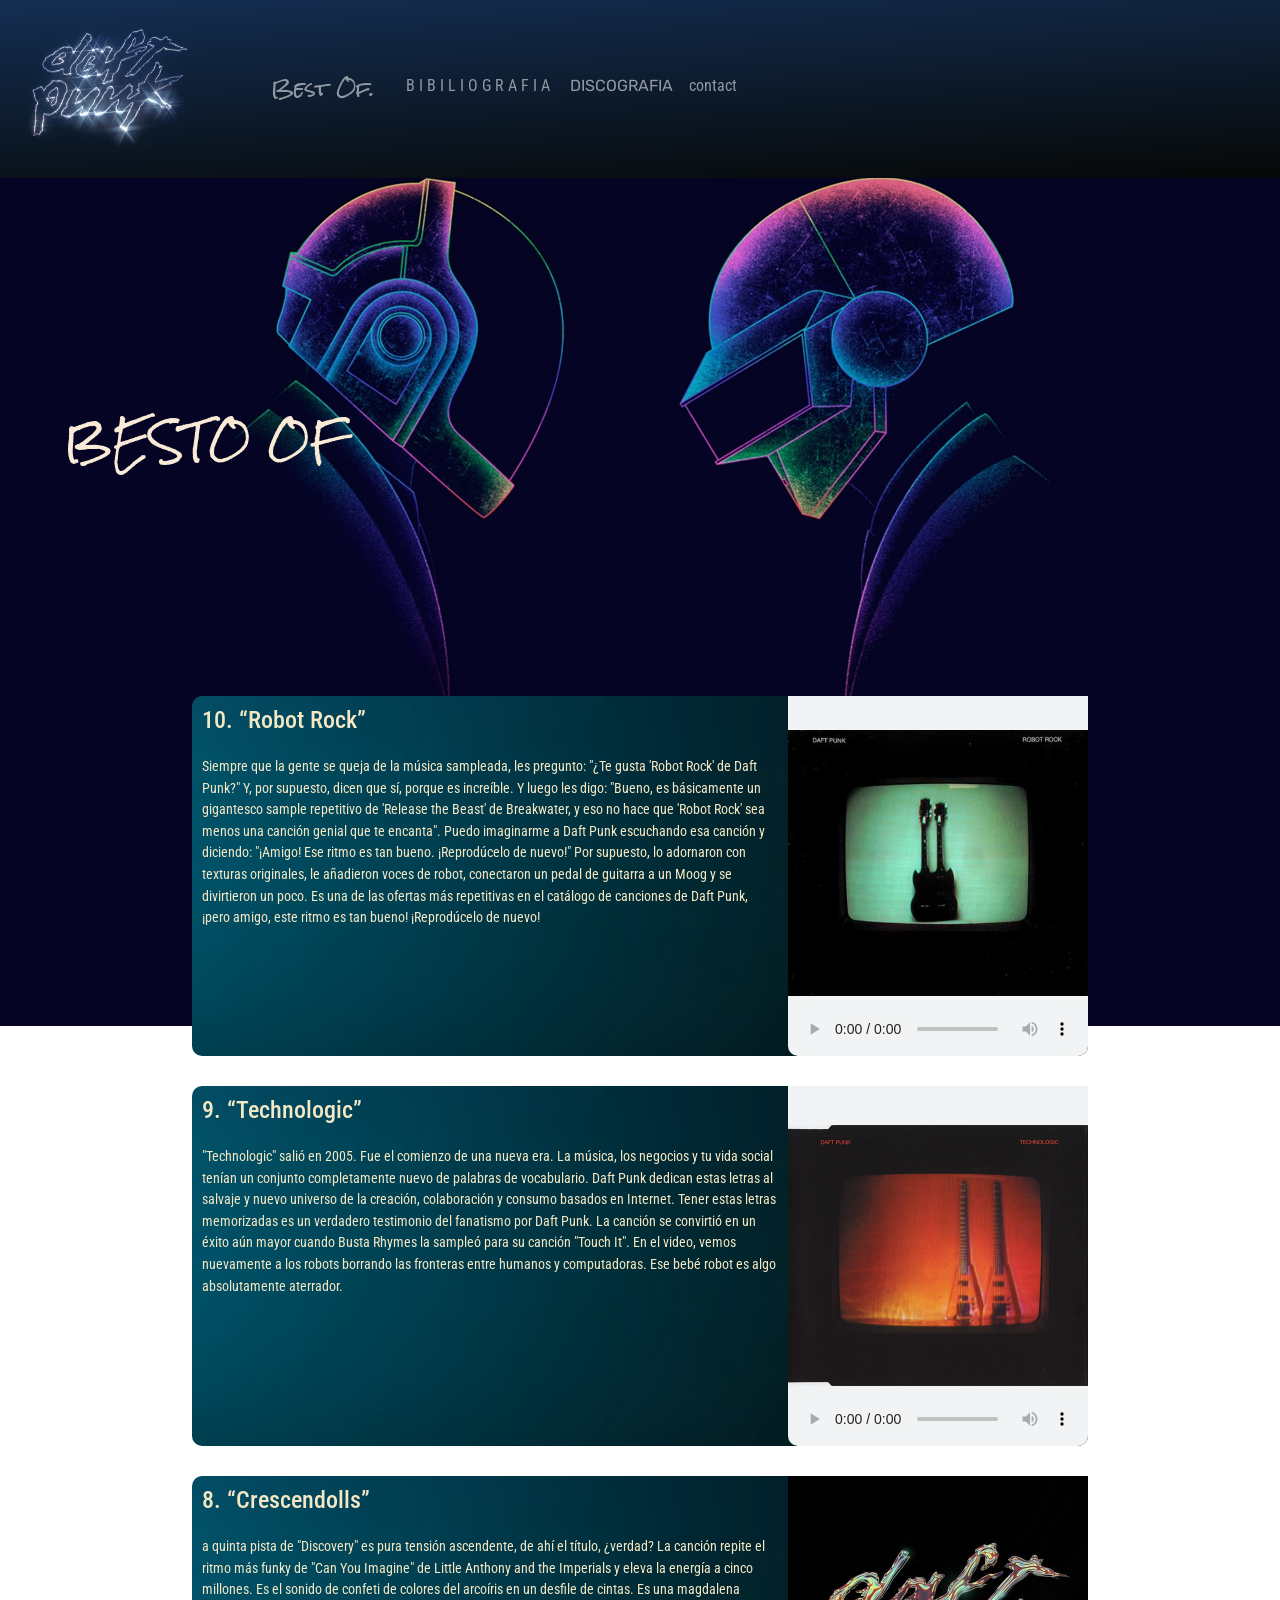
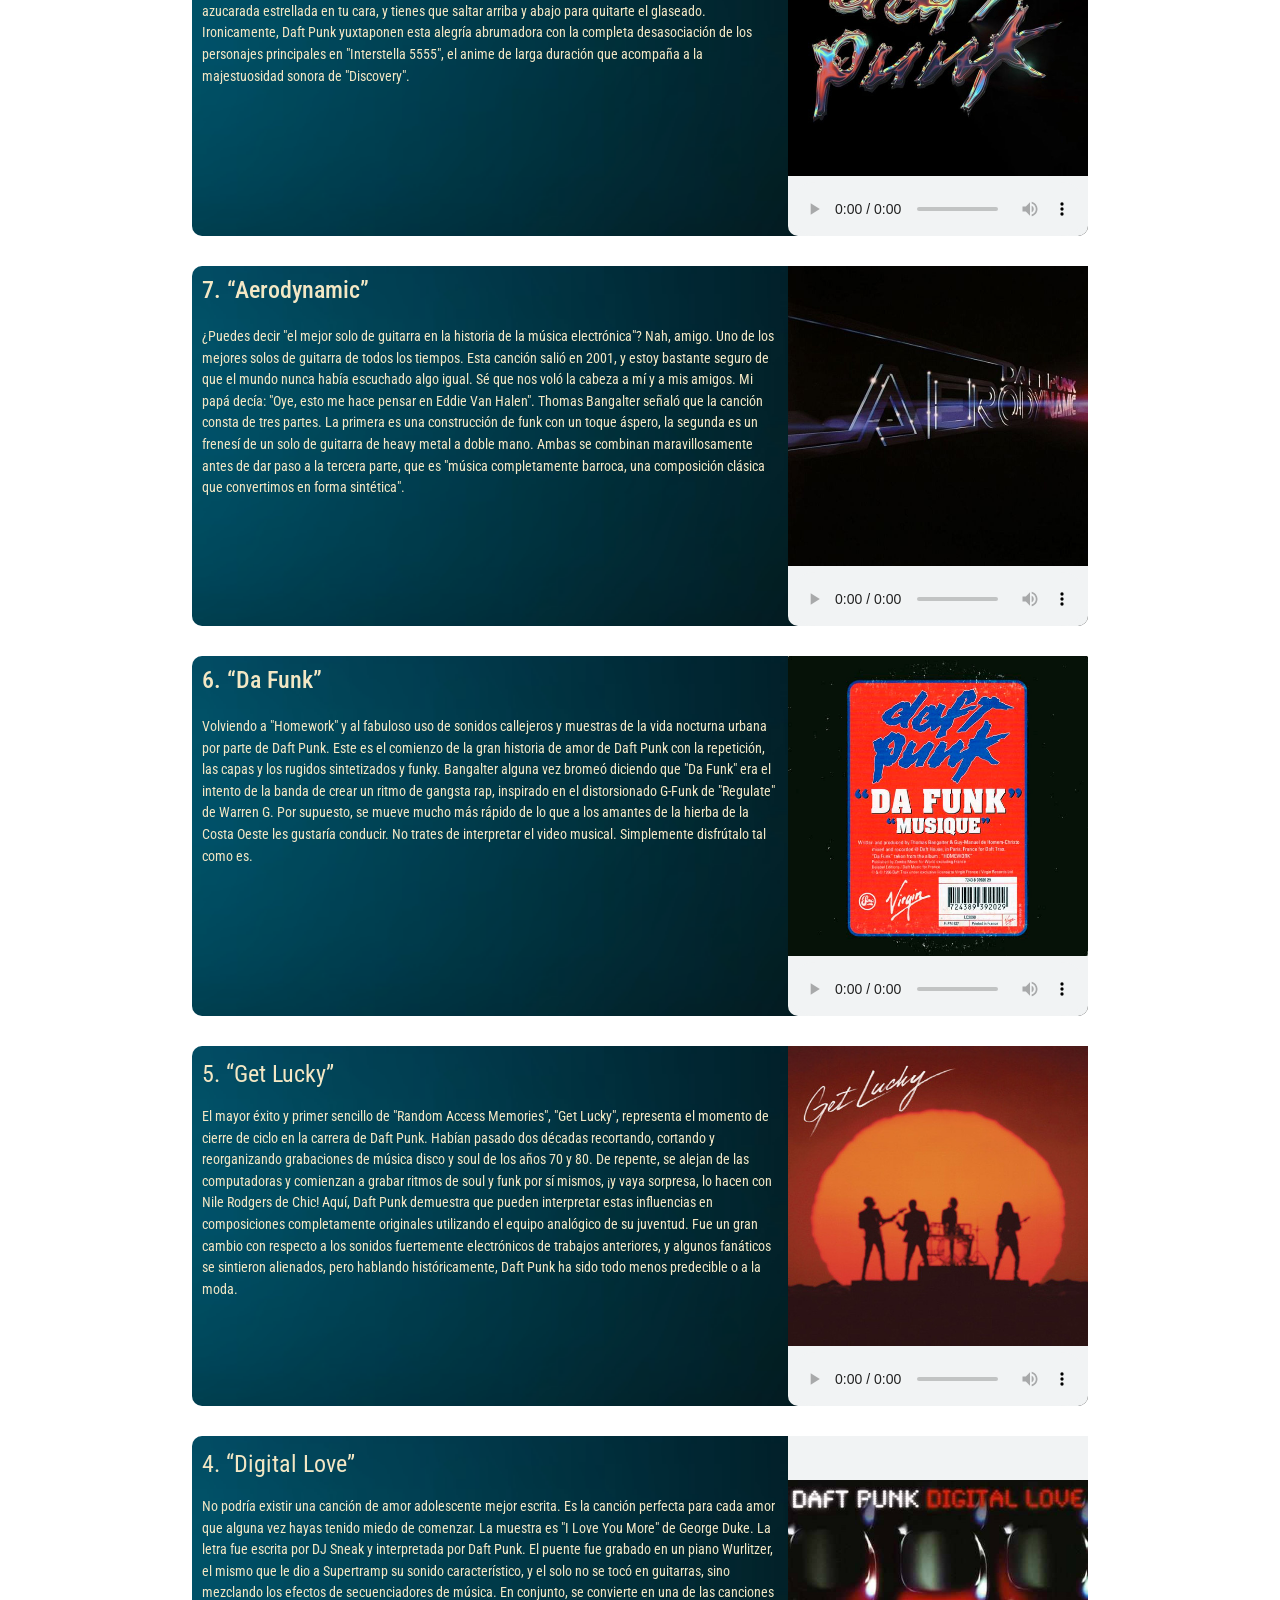
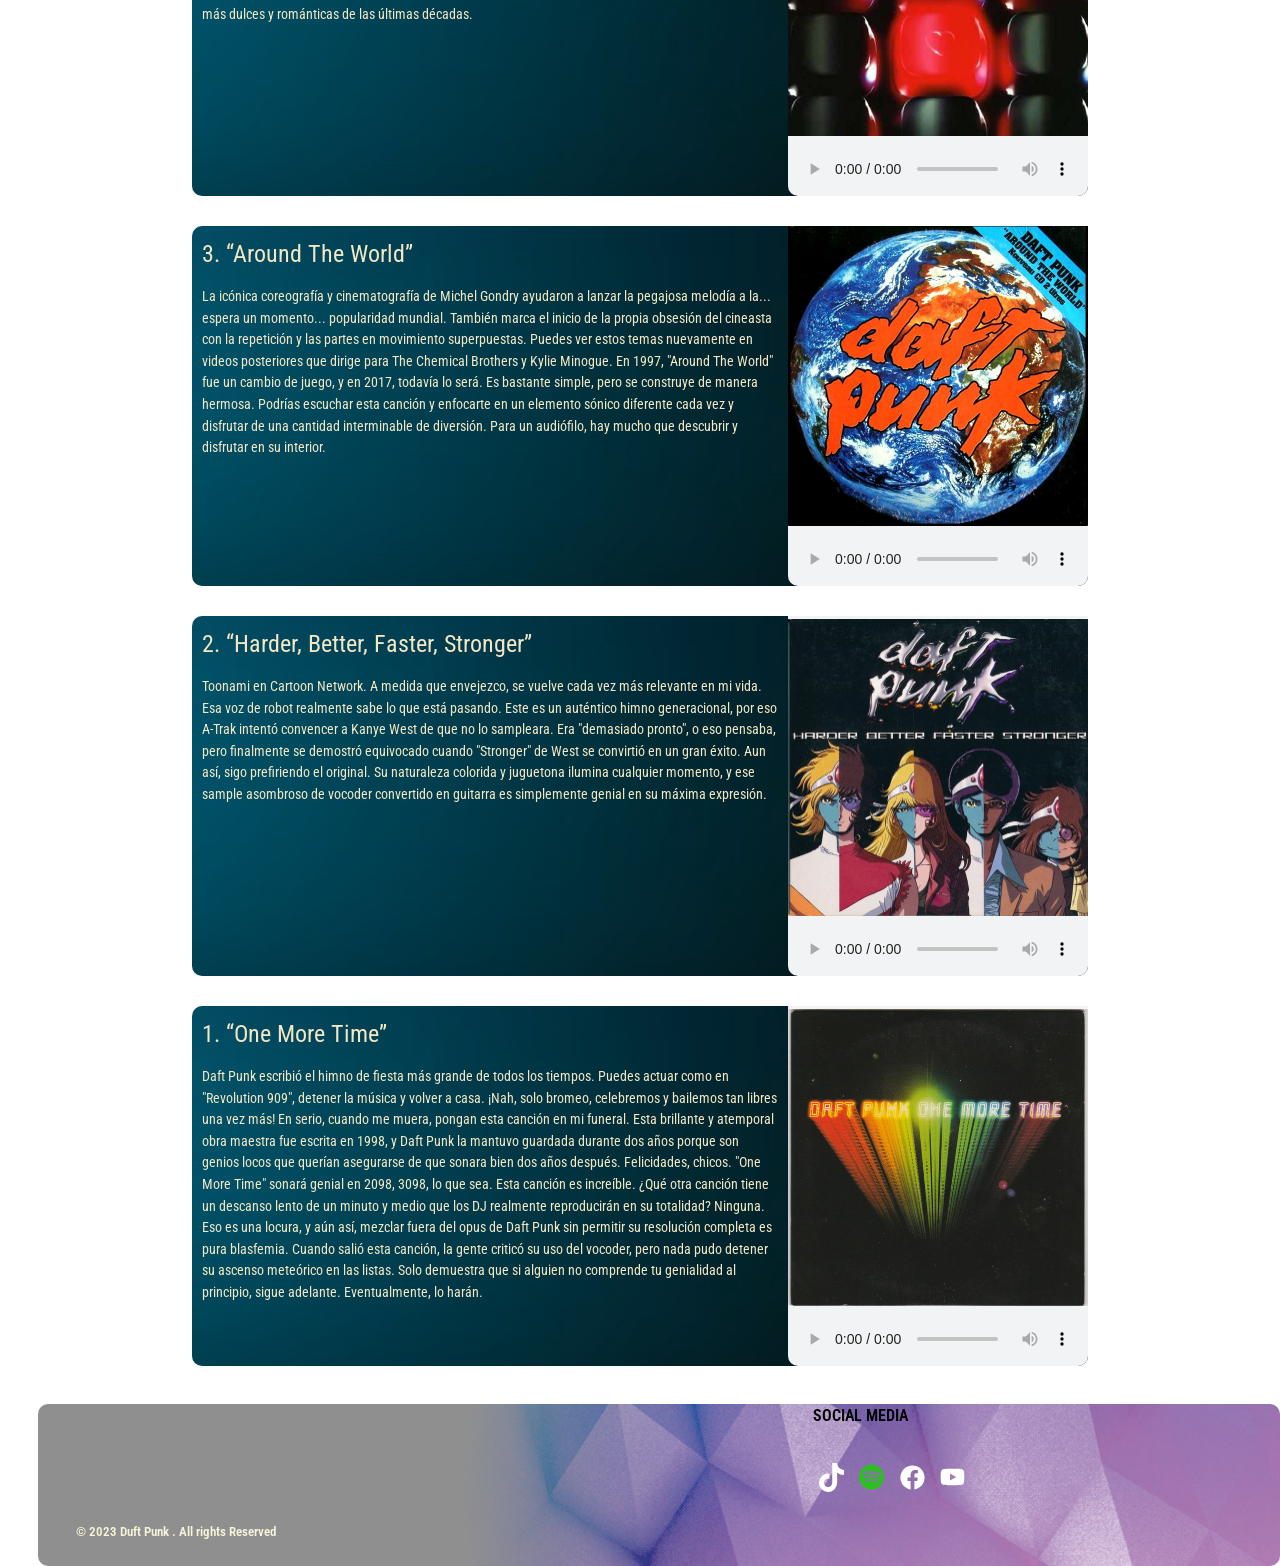
<file: page/bestof.html>
<!DOCTYPE html>
<html lang="en">

<head>
    <meta charset="UTF-8">
    <meta name="viewport" content="width=device-width, initial-scale=1.0">
    <link rel="shortcut icon" href="../assets/img/favicon.png" type="image/x-icon">
    <link href="https://cdn.jsdelivr.net/npm/bootstrap@5.3.2/dist/css/bootstrap.min.css" rel="stylesheet"
        integrity="sha384-T3c6CoIi6uLrA9TneNEoa7RxnatzjcDSCmG1MXxSR1GAsXEV/Dwwykc2MPK8M2HN" crossorigin="anonymous">
    <link rel="stylesheet" href="../css/style.css">
    <title>Daft Punk - Best Of</title>
</head>

<body class="contenedor__grid-bestof">
    <header class="header header-bestof">
        <nav class="nav navbar navbar-expand-md bg-body-tertiary" data-bs-theme="dark">
            <div class="gradient-divisor"></div>
            <div class="container-fluid">
                <a class="navbar-brand" href="../index.html"><img src="../assets/img/logo.png" alt=""></a>
                <button class="navbar-toggler" type="button" data-bs-toggle="collapse" data-bs-target="#navbarNav"
                    aria-controls="navbarNav" aria-expanded="false" aria-label="Toggle navigation">
                    <span class="navbar-toggler-icon"></span>
                </button>
                <div class="collapse navbar-collapse" id="navbarNav">
                    <ul class="navbar-nav">
                        <li class="nav-item">
                            <a class="nav-link nav-link-bestof " href="bestof.html">Best Of.</a>
                        </li>
                        <li class="nav-item">
                            <a class="nav-link nav-link-bibliografia" href="bibliografia.html">BIBILIOGRAFIA</a>
                        </li>
                        <li class="nav-item">
                            <a class="nav-link nav-link-discografia" href="discografia.html">DISCOGRAFIA</a>
                        </li>
                        <li class="nav-item">
                            <a class="nav-link nav-link-contact" href="contact.html">contact</a>
                        </li>
                    </ul>
                </div>
            </div>
        </nav>
    </header>
    <main class="main-bestof">
        <h1 class="main-bestof--h1">BESTO OF</h1>
        <article class="content-card-bestof">
            <div class="cards">
                <div class="card-content">
                    <h2 class="card-title">10. “Robot Rock”</h2>
                    <p class="card-text">Siempre que la gente se queja de la música sampleada, les pregunto: "¿Te gusta
                        'Robot Rock'
                        de Daft
                        Punk?" Y, por supuesto, dicen que sí, porque es increíble. Y luego les digo: "Bueno, es
                        básicamente
                        un
                        gigantesco sample repetitivo de 'Release the Beast' de Breakwater, y eso no hace que 'Robot
                        Rock'
                        sea
                        menos una canción genial que te encanta". Puedo imaginarme a Daft Punk escuchando esa
                        canción y
                        diciendo: "¡Amigo! Ese ritmo es tan bueno. ¡Reprodúcelo de nuevo!" Por supuesto, lo
                        adornaron con
                        texturas originales, le añadieron voces de robot, conectaron un pedal de guitarra a un Moog
                        y se
                        divirtieron un poco. Es una de las ofertas más repetitivas en el catálogo de canciones de
                        Daft Punk,
                        ¡pero amigo, este ritmo es tan bueno! ¡Reprodúcelo de nuevo!</p>
                    <span class="card-audio">
                        <img class="img-track" src="../assets/img/tracks/robot-rock.jpg" alt="">
                        <audio controls
                            src="https://drive.google.com/uc?export=download&id=17ZaVugPy3GHEk2ltHSHSPm4AhgGF4MNv"></audio>
                    </span>
                </div>


            </div>
            <div class="cards">
                <div class="card-content">
                    <h3 class="card-title">9. “Technologic”</h3>
                    <p class="card-text">"Technologic" salió en 2005. Fue el comienzo de una nueva era. La música, los
                        negocios y tu
                        vida
                        social
                        tenían un conjunto completamente nuevo de palabras de vocabulario. Daft Punk dedican estas
                        letras al
                        salvaje y nuevo universo de la creación, colaboración y consumo basados en Internet. Tener
                        estas
                        letras
                        memorizadas es un verdadero testimonio del fanatismo por Daft Punk. La canción se convirtió
                        en un
                        éxito
                        aún mayor cuando Busta Rhymes la sampleó para su canción "Touch It". En el video, vemos
                        nuevamente a
                        los
                        robots borrando las fronteras entre humanos y computadoras. Ese bebé robot es algo
                        absolutamente
                        aterrador. </p>
                    <span class="card-audio">
                        <img src="../assets/img/tracks/technologic.jpg" alt="" class="img-track">
                        <audio controls
                            src="https://drive.google.com/uc?export=download&id=16GTQsyw_2Re1fIegfWYWFl2C2l1ov70O"></audio>
                    </span>
                </div>

            </div>
            <div class="cards">
                <div class="card-content">
                    <h4 class="card-title">8. “Crescendolls”</h4>
                    <p class="card-text">a quinta pista de "Discovery" es pura tensión ascendente, de ahí el título,
                        ¿verdad? La
                        canción
                        repite
                        el ritmo más funky de "Can You Imagine" de Little Anthony and the Imperials y eleva la
                        energía a
                        cinco
                        millones. Es el sonido de confeti de colores del arcoíris en un desfile de cintas. Es una
                        magdalena
                        azucarada estrellada en tu cara, y tienes que saltar arriba y abajo para quitarte el
                        glaseado.
                        Ironicamente, Daft Punk yuxtaponen esta alegría abrumadora con la completa desasociación de
                        los
                        personajes principales en "Interstella 5555", el anime de larga duración que acompaña a la
                        majestuosidad
                        sonora de "Discovery".</p>
                    <span class="card-audio">
                        <img src="../assets/img/tracks/crescendolls.jpg" alt="" class="img-track">
                        <audio controls
                            src="https://drive.google.com/uc?export=download&id=12PubQLKLjShoecn1zUAg4S0gQys_zNDp"></audio>
                    </span>
                </div>

            </div>
            <div class="cards">
                <div class="card-content">
                    <h5 class="card-title">7. “Aerodynamic”</h5>
                    <p class="card-text">¿Puedes decir "el mejor solo de guitarra en la historia de la música
                        electrónica"? Nah,
                        amigo. Uno de
                        los
                        mejores solos de guitarra de todos los tiempos. Esta canción salió en 2001, y estoy bastante
                        seguro
                        de
                        que el mundo nunca había escuchado algo igual. Sé que nos voló la cabeza a mí y a mis
                        amigos. Mi
                        papá
                        decía: "Oye, esto me hace pensar en Eddie Van Halen". Thomas Bangalter señaló que la canción
                        consta
                        de
                        tres partes. La primera es una construcción de funk con un toque áspero, la segunda es un
                        frenesí de
                        un
                        solo de guitarra de heavy metal a doble mano. Ambas se combinan maravillosamente antes de
                        dar paso a
                        la
                        tercera parte, que es "música completamente barroca, una composición clásica que convertimos
                        en
                        forma
                        sintética".</p>
                    <span class="card-audio">
                        <img src="../assets/img/tracks/aerodynamic.jpg" alt="" class="img-track">
                        <audio controls
                            src="https://drive.google.com/uc?export=download&id=1GLOCMPKVdElZFmm18-TtpSUZoo8CAMCM"></audio>
                    </span>
                </div>

            </div>
            <div class="cards">
                <div class="card-content">
                    <h6 class="card-title">6. “Da Funk”</h6>
                    <p class="card-text">Volviendo a "Homework" y al fabuloso uso de sonidos callejeros y muestras de la
                        vida nocturna
                        urbana
                        por
                        parte de Daft Punk. Este es el comienzo de la gran historia de amor de Daft Punk con la
                        repetición,
                        las
                        capas y los rugidos sintetizados y funky. Bangalter alguna vez bromeó diciendo que "Da Funk"
                        era el
                        intento de la banda de crear un ritmo de gangsta rap, inspirado en el distorsionado G-Funk
                        de
                        "Regulate"
                        de Warren G. Por supuesto, se mueve mucho más rápido de lo que a los amantes de la hierba de
                        la
                        Costa
                        Oeste les gustaría conducir. No trates de interpretar el video musical. Simplemente
                        disfrútalo tal
                        como
                        es.</p>
                    <span class="card-audio">
                        <img src="../assets/img/tracks/da-funk.jpg" alt="" class="img-track">
                        <audio controls
                            src="https://drive.google.com/uc?export=download&id=1FdfXKV4fZoAwB-M8KW1PvaoKfU9rSI8U"></audio>
                    </span>
                </div>

            </div>
            <div class="cards">
                <div class="card-content">
                    <h7 class="card-title">5. “Get Lucky”</h7>
                    <p class="card-text">El mayor éxito y primer sencillo de "Random Access Memories", "Get Lucky",
                        representa el
                        momento de
                        cierre de ciclo en la carrera de Daft Punk. Habían pasado dos décadas recortando, cortando y
                        reorganizando grabaciones de música disco y soul de los años 70 y 80. De repente, se alejan
                        de las
                        computadoras y comienzan a grabar ritmos de soul y funk por sí mismos, ¡y vaya sorpresa, lo
                        hacen
                        con
                        Nile Rodgers de Chic! Aquí, Daft Punk demuestra que pueden interpretar estas influencias en
                        composiciones completamente originales utilizando el equipo analógico de su juventud. Fue un
                        gran
                        cambio
                        con respecto a los sonidos fuertemente electrónicos de trabajos anteriores, y algunos
                        fanáticos se
                        sintieron alienados, pero hablando históricamente, Daft Punk ha sido todo menos predecible o
                        a la
                        moda.</p>
                    <span class="card-audio">
                        <img src="../assets/img/tracks/get-lucky.jpg" alt="" class="img-track">
                        <audio controls
                            src="https://drive.google.com/uc?export=download&id=1Oz7YGMB2NL2U3aqadYzJ6U9NevzRXBUo"></audio>
                    </span>
                </div>

            </div>
            <div class="cards">
                <div class="card-content">
                    <h8 class="card-title">4. “Digital Love”</h8>
                    <p class="card-text">No podría existir una canción de amor adolescente mejor escrita. Es la canción
                        perfecta para
                        cada
                        amor
                        que alguna vez hayas tenido miedo de comenzar. La muestra es "I Love You More" de George
                        Duke. La
                        letra
                        fue escrita por DJ Sneak y interpretada por Daft Punk. El puente fue grabado en un piano
                        Wurlitzer,
                        el
                        mismo que le dio a Supertramp su sonido característico, y el solo no se tocó en guitarras,
                        sino
                        mezclando los efectos de secuenciadores de música. En conjunto, se convierte en una de las
                        canciones
                        más
                        dulces y románticas de las últimas décadas.</p>
                    <span class="card-audio">
                        <img src="../assets/img/tracks/digital-love.jpg" alt="" class="img-track">
                        <audio controls
                            src="https://drive.google.com/uc?export=download&id=1SI4gZiZDyPnCsXgfU_vQEJc9_2NlDbIg"></audio>
                    </span>
                </div>

            </div>
            <div class="cards">
                <div class="card-content">
                    <h9 class="card-title">3. “Around The World”</h9>
                    <p class="card-text">La icónica coreografía y cinematografía de Michel Gondry ayudaron a lanzar la
                        pegajosa
                        melodía a
                        la...
                        espera un momento... popularidad mundial. También marca el inicio de la propia obsesión del
                        cineasta
                        con
                        la repetición y las partes en movimiento superpuestas. Puedes ver estos temas nuevamente en
                        videos
                        posteriores que dirige para The Chemical Brothers y Kylie Minogue. En 1997, "Around The
                        World" fue
                        un
                        cambio de juego, y en 2017, todavía lo será. Es bastante simple, pero se construye de manera
                        hermosa.
                        Podrías escuchar esta canción y enfocarte en un elemento sónico diferente cada vez y
                        disfrutar de
                        una
                        cantidad interminable de diversión. Para un audiófilo, hay mucho que descubrir y disfrutar
                        en su
                        interior.</p>
                    <span class="card-audio">
                        <img src="../assets/img/tracks/around-the-world.jpg" alt="" class="img-track">
                        <audio controls
                            src="https://drive.google.com/uc?export=download&id=1LhhcYuEKR01FecUBEoeAibAkWvXJYZOO"></audio>
                    </span>
                </div>

            </div>
            <div class="cards">
                <div class="card-content">
                    <h10 class="card-title">2. “Harder, Better, Faster, Stronger”</h10>
                    <p class="card-text">Toonami en Cartoon Network. A medida que envejezco, se vuelve cada vez más
                        relevante en mi
                        vida. Esa
                        voz
                        de robot realmente sabe lo que está pasando. Este es un auténtico himno generacional, por
                        eso A-Trak
                        intentó convencer a Kanye West de que no lo sampleara. Era "demasiado pronto", o eso
                        pensaba, pero
                        finalmente se demostró equivocado cuando "Stronger" de West se convirtió en un gran éxito.
                        Aun así,
                        sigo
                        prefiriendo el original. Su naturaleza colorida y juguetona ilumina cualquier momento, y ese
                        sample
                        asombroso de vocoder convertido en guitarra es simplemente genial en su máxima expresión.
                    </p>
                    <span class="card-audio">
                        <img src="../assets/img/tracks/HBFS.jpg" alt="" class="img-track">
                        <audio controls
                            src="https://drive.google.com/uc?export=download&id=19sjYEwdLcLsbuZx4udKRVmEi5eiDAmVs"></audio>
                    </span>
                </div>

            </div>
            <div class="cards">
                <div class="card-content">
                    <h11 class="card-title">1. “One More Time”</h11>
                    <p class="card-text">Daft Punk escribió el himno de fiesta más grande de todos los tiempos. Puedes
                        actuar como en
                        "Revolution
                        909", detener la música y volver a casa. ¡Nah, solo bromeo, celebremos y bailemos tan libres
                        una vez
                        más! En serio, cuando me muera, pongan esta canción en mi funeral. Esta brillante y
                        atemporal obra
                        maestra fue escrita en 1998, y Daft Punk la mantuvo guardada durante dos años porque son
                        genios
                        locos
                        que querían asegurarse de que sonara bien dos años después. Felicidades, chicos. "One More
                        Time"
                        sonará
                        genial en 2098, 3098, lo que sea. Esta canción es increíble. ¿Qué otra canción tiene un
                        descanso
                        lento
                        de un minuto y medio que los DJ realmente reproducirán en su totalidad? Ninguna. Eso es una
                        locura,
                        y
                        aún así, mezclar fuera del opus de Daft Punk sin permitir su resolución completa es pura
                        blasfemia.
                        Cuando salió esta canción, la gente criticó su uso del vocoder, pero nada pudo detener su
                        ascenso
                        meteórico en las listas. Solo demuestra que si alguien no comprende tu genialidad al
                        principio,
                        sigue
                        adelante. Eventualmente, lo harán.</p>
                    <span class="card-audio">
                        <img src="../assets/img/tracks/ONEMORETIME.jpg" alt="" class="img-track">
                        <audio controls
                            src="https://drive.google.com/uc?export=download&id=1nV78ow-moh_4tQrzL3_E_ckMHq1HBc7c"></audio>
                    </span>
                </div>

            </div>
        </article>
    </main>
    <footer class="footer-contact footer-bestof">
        <p class="social-media-p">SOCIAL MEDIA</p>

        <div class="social-media-ico">
            <a class="footer-a" href="https://vm.tiktok.com/ZMFrcLnHN/" target="_blank"><img class="footer__link"
                    id="ico-tiktok" src="../assets/img/tiktok.svg" alt="Icono Tik Tok"></a>
            <a class="footer-a" href="https://open.spotify.com/playlist/5FPvD2X2jBM782H8zGgjT3" target="_blank"><img
                    class="footer__link" id="ico-spy" src="../assets/img/spotify.svg" alt="Icono spotify"></a>
            <a class="footer-a" href="https://www.facebook.com/daftpunk/?locale=es_LA" target="_blank"><img
                    class="footer__link" id="ico-facebook" src="../assets/img/facebook.svg" alt="Icono Facebook"></a>
            <a class="footer-a" href="https://www.youtube.com/@daftpunk" target="_blank"><img class="footer__link"
                    id="ico-youtube" src="../assets/img/youtube.svg" alt="Icono YouTube"></a>
        </div>

        <div class="footer-reserved-right">
            <p>© 2023 Duft Punk . All rights Reserved</p>
        </div>
    </footer>


    <script src="https://cdn.jsdelivr.net/npm/bootstrap@5.3.2/dist/js/bootstrap.bundle.min.js"
        integrity="sha384-C6RzsynM9kWDrMNeT87bh95OGNyZPhcTNXj1NW7RuBCsyN/o0jlpcV8Qyq46cDfL"
        crossorigin="anonymous"></script>
</body>

</html>
</file>
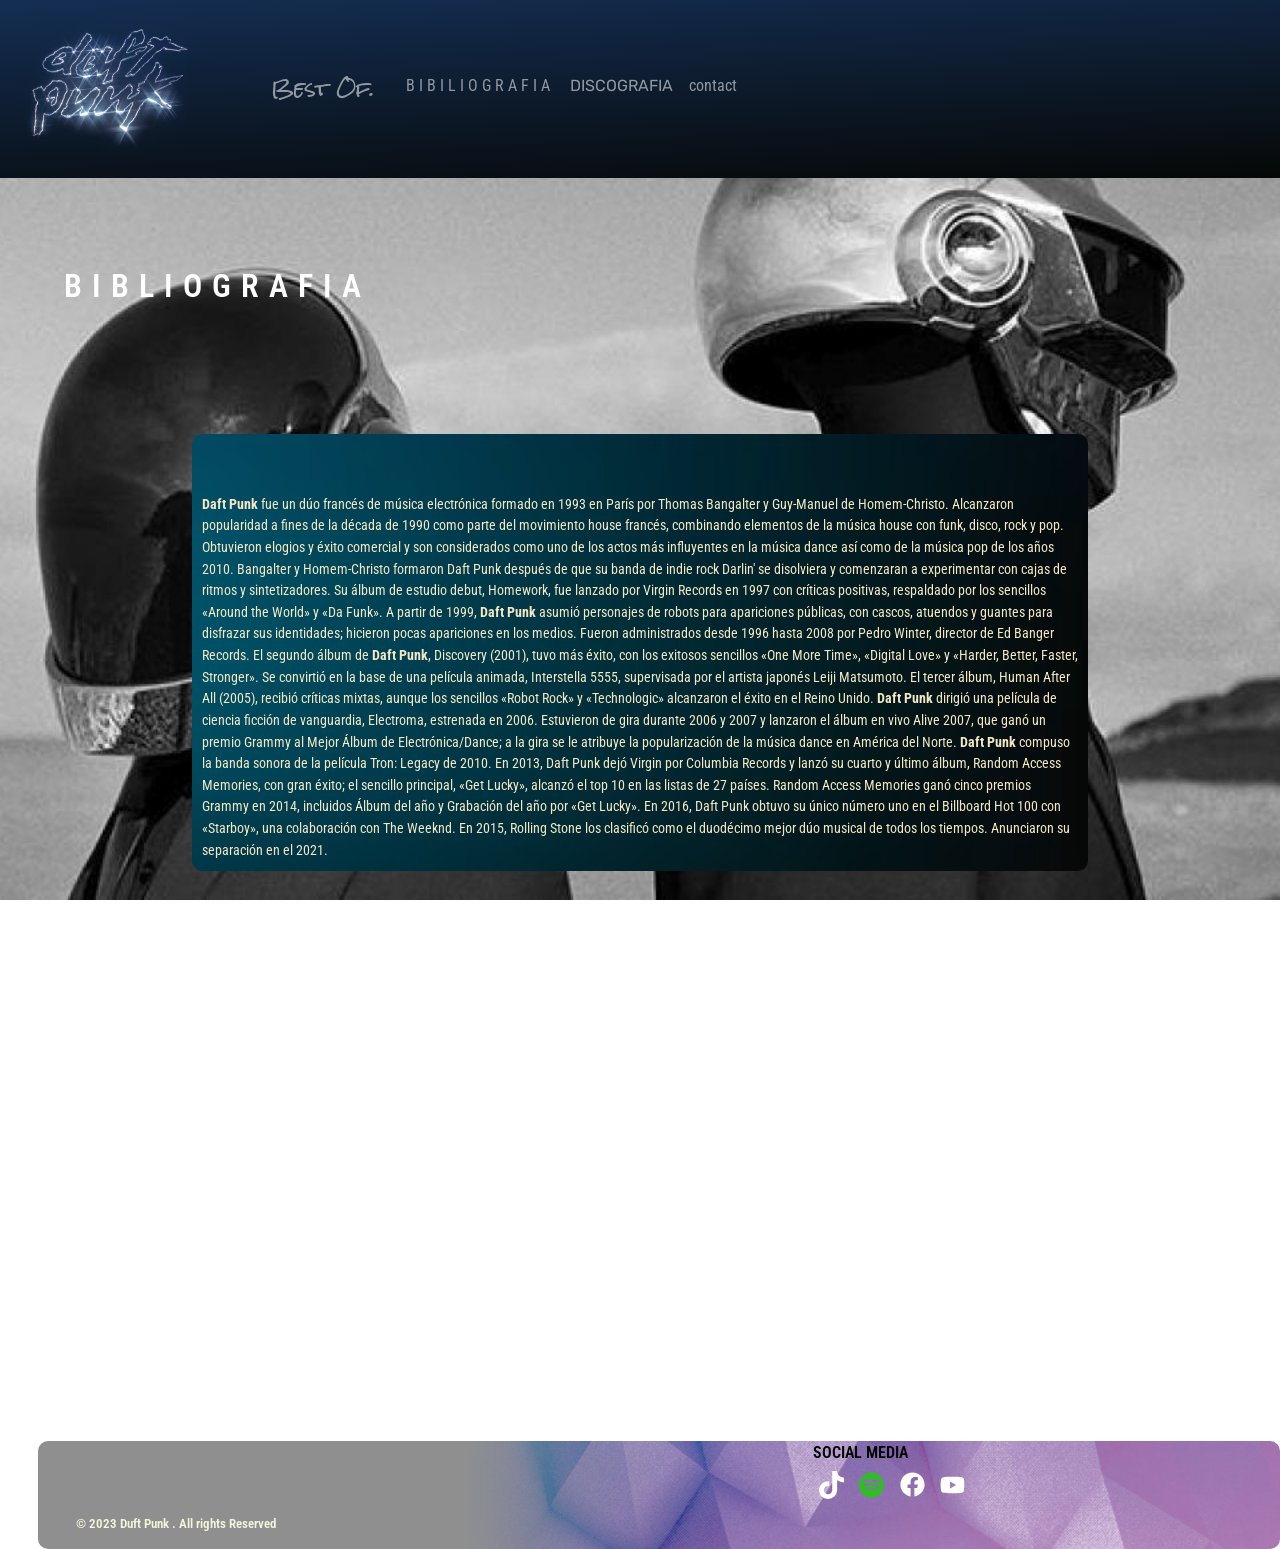
<file: page/bibliografia.html>
<!DOCTYPE html>
<html lang="en">

<head>
    <meta charset="UTF-8">
    <meta name="viewport" content="width=device-width, initial-scale=1.0">
    <link rel="shortcut icon" href="../assets/img/favicon.png" type="image/x-icon">
    <link href="https://cdn.jsdelivr.net/npm/bootstrap@5.3.2/dist/css/bootstrap.min.css" rel="stylesheet"
        integrity="sha384-T3c6CoIi6uLrA9TneNEoa7RxnatzjcDSCmG1MXxSR1GAsXEV/Dwwykc2MPK8M2HN" crossorigin="anonymous">
    <link rel="stylesheet" href="../css/style.css">
    <title>Daft Punk - BIBILIOGRAFIA</title>
</head>

<body class="contenedor__grid contenedor__grid-bibliografia">
    <header class="header">
        <nav class="nav navbar navbar-expand-md bg-body-tertiary" data-bs-theme="dark">
            <div class="gradient-divisor"></div>
            <div class="container-fluid">
                <a class="navbar-brand" href="../index.html"><img src="../assets/img/logo.png" alt=""></a>
                <button class="navbar-toggler" type="button" data-bs-toggle="collapse" data-bs-target="#navbarNav"
                    aria-controls="navbarNav" aria-expanded="false" aria-label="Toggle navigation">
                    <span class="navbar-toggler-icon"></span>
                </button>
                <div class="collapse navbar-collapse" id="navbarNav">
                    <ul class="navbar-nav">
                        <li class="nav-item">
                            <a class="nav-link nav-link-bestof " href="bestof.html">Best Of.</a>
                        </li>
                        <li class="nav-item">
                            <a class="nav-link nav-link-bibliografia" href="bibliografia.html">BIBILIOGRAFIA</a>
                        </li>
                        <li class="nav-item">
                            <a class="nav-link nav-link-discografia" href="discografia.html">DISCOGRAFIA</a>
                        </li>
                        <li class="nav-item">
                            <a class="nav-link nav-link-contact" href="#contact">contact</a>
                        </li>
                    </ul>
                </div>
            </div>
        </nav>
    </header>
    <main class="main-bibliografia">
        <h1 class="main-bibliografia--h1">BIBLIOGRAFIA</h1>
        <div class="cards cards-bibliografia">
            <div class="card-content cards-bibliografia-content">
                <!-- <h2 class="card-title"></h2> -->
                <p class="card-text"><b>Daft Punk</b> fue un dúo francés de música electrónica formado en 1993 en París
                    por Thomas
                    Bangalter y
                    Guy-Manuel de Homem-Christo. Alcanzaron popularidad a fines de la década de 1990 como parte
                    del movimiento
                    house francés, combinando elementos de la música house con funk, disco, rock y pop.
                    Obtuvieron elogios y
                    éxito comercial y son considerados como uno de los actos más influyentes en la música dance
                    así como de la
                    música pop de los años 2010.
                    Bangalter y Homem-Christo formaron Daft Punk después de que su banda de indie rock Darlin'
                    se disolviera y
                    comenzaran a experimentar con cajas de ritmos y sintetizadores. Su álbum de estudio debut,
                    Homework, fue
                    lanzado por Virgin Records en 1997 con críticas positivas, respaldado por los sencillos
                    «Around the World» y
                    «Da Funk». A partir de 1999, <b>Daft Punk</b> asumió personajes de robots para apariciones
                    públicas, con
                    cascos, atuendos y guantes para disfrazar sus identidades; hicieron pocas apariciones en los
                    medios. Fueron
                    administrados desde 1996 hasta 2008 por Pedro Winter, director de Ed Banger Records.
                    El segundo álbum de <b>Daft Punk</b>, Discovery (2001), tuvo más éxito, con los exitosos
                    sencillos «One More
                    Time», «Digital Love» y «Harder, Better, Faster, Stronger». Se convirtió en la base de una
                    película animada,
                    Interstella 5555, supervisada por el artista japonés Leiji Matsumoto. El tercer álbum, Human
                    After All
                    (2005), recibió críticas mixtas, aunque los sencillos «Robot Rock» y «Technologic»
                    alcanzaron el éxito en el
                    Reino Unido. <b>Daft Punk</b> dirigió una película de ciencia ficción de vanguardia,
                    Electroma, estrenada en
                    2006. Estuvieron de gira durante 2006 y 2007 y lanzaron el álbum en vivo Alive 2007, que
                    ganó un premio
                    Grammy al Mejor Álbum de Electrónica/Dance; a la gira se le atribuye la popularización de la
                    música dance en
                    América del Norte. <b>Daft Punk</b> compuso la banda sonora de la película Tron: Legacy de
                    2010.
                    En 2013, Daft Punk dejó Virgin por Columbia Records y lanzó su cuarto y último álbum, Random
                    Access
                    Memories, con gran éxito; el sencillo principal, «Get Lucky», alcanzó el top 10 en las
                    listas de 27 países.
                    Random Access Memories ganó cinco premios Grammy en 2014, incluidos Álbum del año y
                    Grabación del año por
                    «Get Lucky». En 2016, Daft Punk obtuvo su único número uno en el Billboard Hot 100 con
                    «Starboy», una
                    colaboración con The Weeknd. En 2015, Rolling Stone los clasificó como el duodécimo mejor
                    dúo musical de
                    todos los tiempos. Anunciaron su separación en el 2021.</p>
            </div>
        </div>
    </main>
    <footer class="footer-contact">
        <p class="social-media-p">SOCIAL MEDIA</p>

        <div class="social-media-ico">
            <a class="footer-a" href="https://vm.tiktok.com/ZMFrcLnHN/" target="_blank"><img class="footer__link"
                    id="ico-tiktok" src="../assets/img/tiktok.svg" alt="Icono Tik Tok"></a>
            <a class="footer-a" href="https://open.spotify.com/playlist/5FPvD2X2jBM782H8zGgjT3" target="_blank"><img
                    class="footer__link" id="ico-spy" src="../assets/img/spotify.svg" alt="Icono spotify"></a>
            <a class="footer-a" href="https://www.facebook.com/daftpunk/?locale=es_LA" target="_blank"><img
                    class="footer__link" id="ico-facebook" src="../assets/img/facebook.svg" alt="Icono Facebook"></a>
            <a class="footer-a" href="https://www.youtube.com/@daftpunk" target="_blank"><img class="footer__link"
                    id="ico-youtube" src="../assets/img/youtube.svg" alt="Icono YouTube"></a>
        </div>

        <div class="footer-reserved-right">
            <p>© 2023 Duft Punk . All rights Reserved</p>
        </div>
    </footer>


    <script src="https://cdn.jsdelivr.net/npm/bootstrap@5.3.2/dist/js/bootstrap.bundle.min.js"
        integrity="sha384-C6RzsynM9kWDrMNeT87bh95OGNyZPhcTNXj1NW7RuBCsyN/o0jlpcV8Qyq46cDfL"
        crossorigin="anonymous"></script>
</body>

</html>
</file>
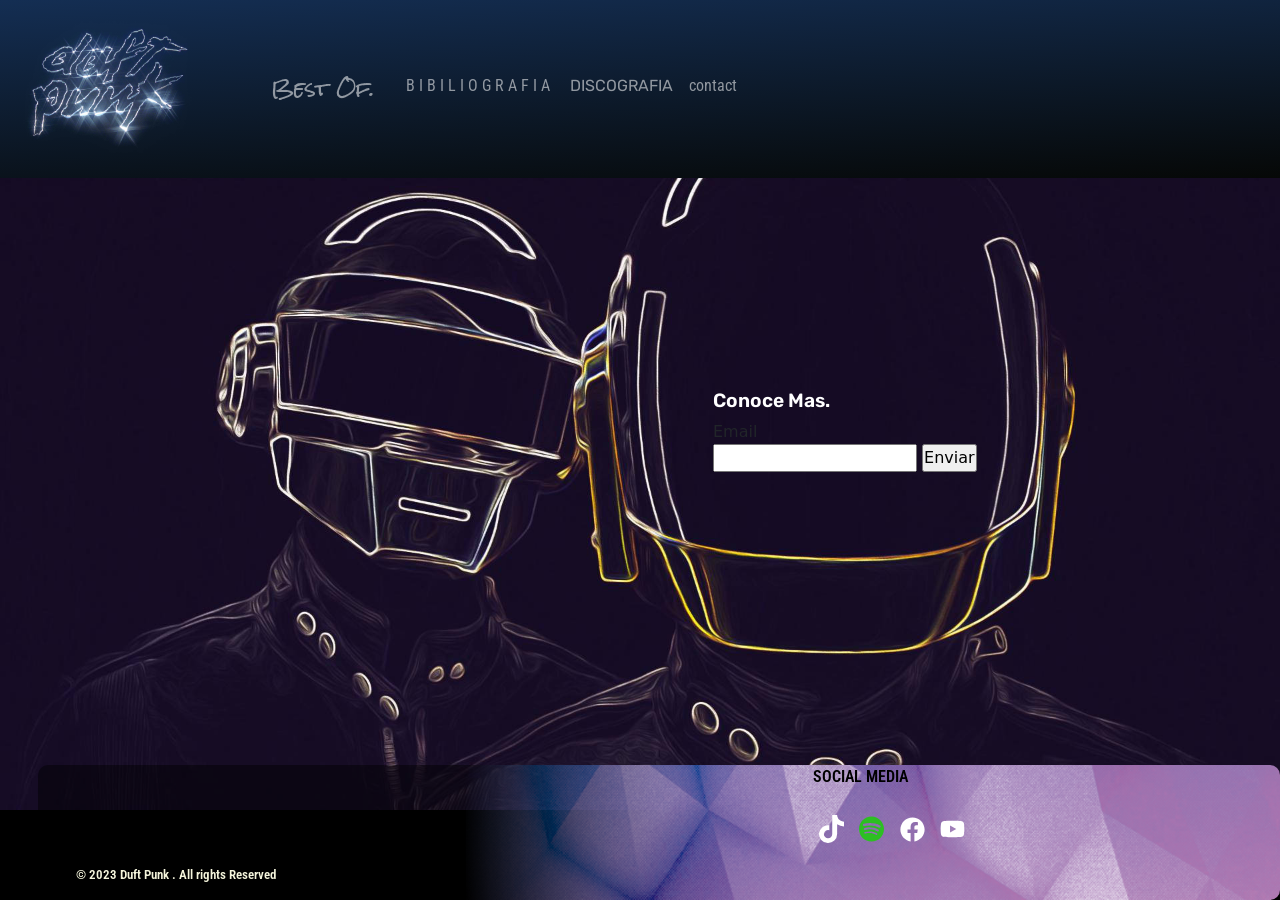
<file: page/contact.html>
<!DOCTYPE html>
<html lang="en">

<head>
    <meta charset="UTF-8">
    <meta name="viewport" content="width=device-width, initial-scale=1.0">
    <link rel="shortcut icon" href="../assets/img/favicon.png" type="image/x-icon">
    <link href="https://cdn.jsdelivr.net/npm/bootstrap@5.3.2/dist/css/bootstrap.min.css" rel="stylesheet"
        integrity="sha384-T3c6CoIi6uLrA9TneNEoa7RxnatzjcDSCmG1MXxSR1GAsXEV/Dwwykc2MPK8M2HN" crossorigin="anonymous">
    <link rel="stylesheet" href="../css/style.css">
    <title>Daft Punk - contact</title>
</head>

<body class="contenedor__grid contenedor__grid-contact">
    <header class="header">
        <nav class="nav navbar navbar-expand-md bg-body-tertiary" data-bs-theme="dark">
            <div class="gradient-divisor"></div>
            <div class="container-fluid">
                <a class="navbar-brand" href="../index.html"><img src="../assets/img/logo.png" alt=""></a>
                <button class="navbar-toggler" type="button" data-bs-toggle="collapse" data-bs-target="#navbarNav"
                    aria-controls="navbarNav" aria-expanded="false" aria-label="Toggle navigation">
                    <span class="navbar-toggler-icon"></span>
                </button>
                <div class="collapse navbar-collapse" id="navbarNav">
                    <ul class="navbar-nav">
                        <li class="nav-item">
                            <a class="nav-link nav-link-bestof " href="bestof.html">Best Of.</a>
                        </li>
                        <li class="nav-item">
                            <a class="nav-link nav-link-bibliografia" href="bibliografia.html">BIBILIOGRAFIA</a>
                        </li>
                        <li class="nav-item">
                            <a class="nav-link nav-link-discografia" href="discografia.html">DISCOGRAFIA</a>
                        </li>
                        <li class="nav-item">
                            <a class="nav-link nav-link-contact" href="contact.html">contact</a>
                        </li>
                    </ul>
                </div>
            </div>
        </nav>
    </header>
    <main class="main-contact">
        <article class="article-contact">
            <h3 class="contact-h3">Conoce Mas.</h3>
            <form id="contact" class="form" action="#" method="get" enctype="application/x-www-form-urlencoded">
                <label class="submit-text-email" for="email">Email</label>
                <br>
                <input type="email" name="email" id="">

                <input class="submit" type="submit" value="Enviar">
            </form>

        </article>
    </main>
    <footer class="footer-contact">
        <p class="social-media-p">SOCIAL MEDIA</p>

        <div class="social-media-ico">
            <a class="footer-a" href="https://vm.tiktok.com/ZMFrcLnHN/" target="_blank"><img class="footer__link"
                    id="ico-tiktok" src="../assets/img/tiktok.svg" alt="Icono Tik Tok"></a>
            <a class="footer-a" href="https://open.spotify.com/playlist/5FPvD2X2jBM782H8zGgjT3" target="_blank"><img
                    class="footer__link" id="ico-spy" src="../assets/img/spotify.svg" alt="Icono spotify"></a>
            <a class="footer-a" href="https://www.facebook.com/daftpunk/?locale=es_LA" target="_blank"><img
                    class="footer__link" id="ico-facebook" src="../assets/img/facebook.svg" alt="Icono Facebook"></a>
            <a class="footer-a" href="https://www.youtube.com/@daftpunk" target="_blank"><img class="footer__link"
                    id="ico-youtube" src="../assets/img/youtube.svg" alt="Icono YouTube"></a>
        </div>

        <div class="footer-reserved-right">
            <p>© 2023 Duft Punk . All rights Reserved</p>
        </div>
    </footer>


    <script src="https://cdn.jsdelivr.net/npm/bootstrap@5.3.2/dist/js/bootstrap.bundle.min.js"
        integrity="sha384-C6RzsynM9kWDrMNeT87bh95OGNyZPhcTNXj1NW7RuBCsyN/o0jlpcV8Qyq46cDfL"
        crossorigin="anonymous"></script>
</body>

</html>
</file>
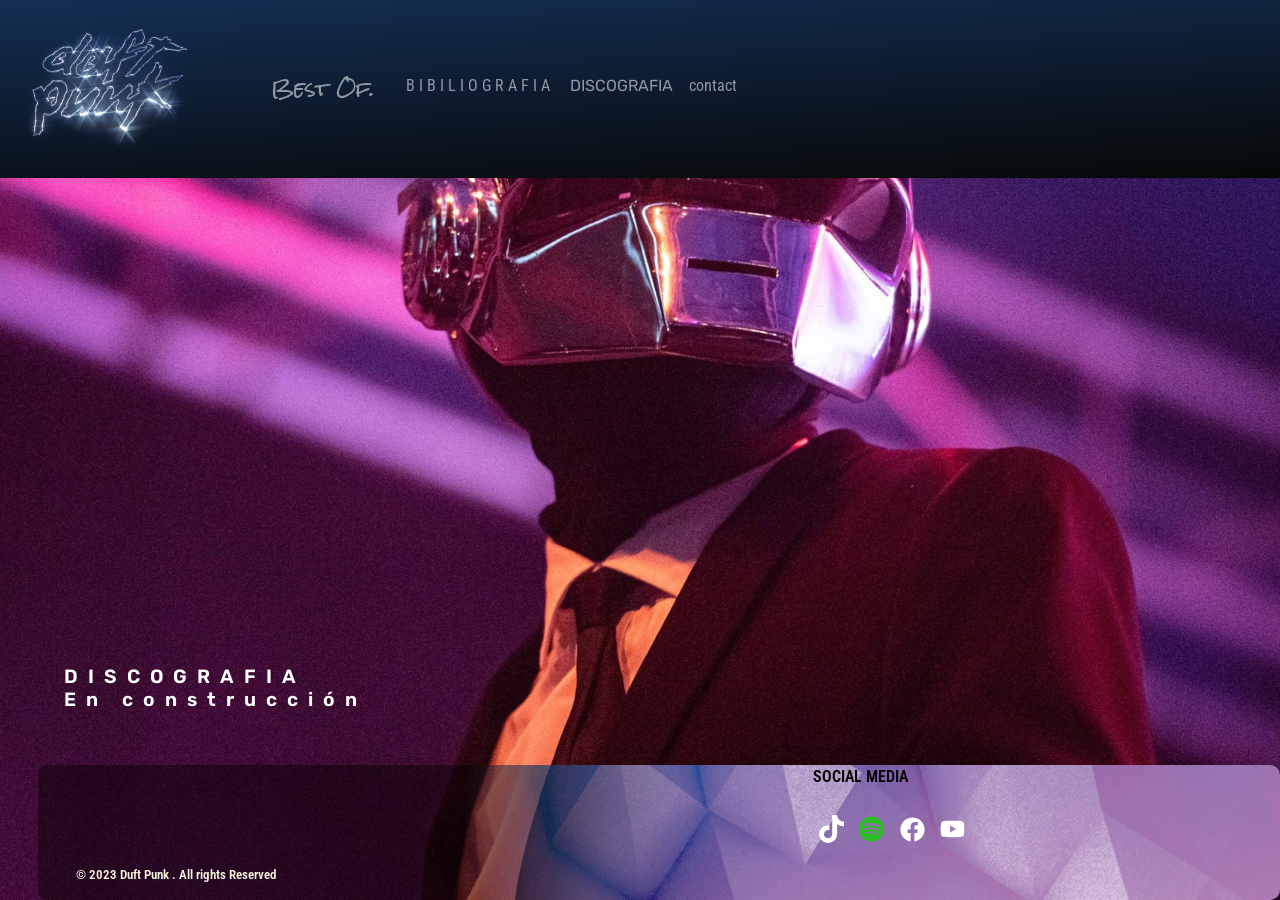
<file: page/discografia.html>
<!DOCTYPE html>
<html lang="en">

<head>
    <meta charset="UTF-8">
    <meta name="viewport" content="width=device-width, initial-scale=1.0">
    <link rel="shortcut icon" href="../assets/img/favicon.png" type="image/x-icon">
    <link href="https://cdn.jsdelivr.net/npm/bootstrap@5.3.2/dist/css/bootstrap.min.css" rel="stylesheet"
        integrity="sha384-T3c6CoIi6uLrA9TneNEoa7RxnatzjcDSCmG1MXxSR1GAsXEV/Dwwykc2MPK8M2HN" crossorigin="anonymous">
    <link rel="stylesheet" href="../css/style.css">
    <title>Daft Punk - contact</title>
</head>

<body class="contenedor__grid contenedor__grid-discografia">
    <header class="header">
        <nav class="nav navbar navbar-expand-md bg-body-tertiary" data-bs-theme="dark">
            <div class="gradient-divisor"></div>
            <div class="container-fluid">
                <a class="navbar-brand" href="../index.html"><img src="../assets/img/logo.png" alt=""></a>
                <button class="navbar-toggler" type="button" data-bs-toggle="collapse" data-bs-target="#navbarNav"
                    aria-controls="navbarNav" aria-expanded="false" aria-label="Toggle navigation">
                    <span class="navbar-toggler-icon"></span>
                </button>
                <div class="collapse navbar-collapse" id="navbarNav">
                    <ul class="navbar-nav">
                        <li class="nav-item">
                            <a class="nav-link nav-link-bestof " href="bestof.html">Best Of.</a>
                        </li>
                        <li class="nav-item">
                            <a class="nav-link nav-link-bibliografia" href="bibliografia.html">BIBILIOGRAFIA</a>
                        </li>
                        <li class="nav-item">
                            <a class="nav-link nav-link-discografia" href="discografia.html">DISCOGRAFIA</a>
                        </li>
                        <li class="nav-item">
                            <a class="nav-link nav-link-contact" href="contact.html">contact</a>
                        </li>
                    </ul>
                </div>
            </div>
        </nav>
    </header>
    <main class="main-discografia ">
        <h1 class="main-discografia--h1">DISCOGRAFIA <br>En construcción </h1>
    </main>
    <footer class="footer-contact">
        <p class="social-media-p">SOCIAL MEDIA</p>

        <div class="social-media-ico">
            <a class="footer-a" href="https://vm.tiktok.com/ZMFrcLnHN/" target="_blank"><img class="footer__link"
                    id="ico-tiktok" src="../assets/img/tiktok.svg" alt="Icono Tik Tok"></a>
            <a class="footer-a" href="https://open.spotify.com/playlist/5FPvD2X2jBM782H8zGgjT3" target="_blank"><img
                    class="footer__link" id="ico-spy" src="../assets/img/spotify.svg" alt="Icono spotify"></a>
            <a class="footer-a" href="https://www.facebook.com/daftpunk/?locale=es_LA" target="_blank"><img
                    class="footer__link" id="ico-facebook" src="../assets/img/facebook.svg" alt="Icono Facebook"></a>
            <a class="footer-a" href="https://www.youtube.com/@daftpunk" target="_blank"><img class="footer__link"
                    id="ico-youtube" src="../assets/img/youtube.svg" alt="Icono YouTube"></a>
        </div>

        <div class="footer-reserved-right">
            <p>© 2023 Duft Punk . All rights Reserved</p>
        </div>
    </footer>


    <script src="https://cdn.jsdelivr.net/npm/bootstrap@5.3.2/dist/js/bootstrap.bundle.min.js"
        integrity="sha384-C6RzsynM9kWDrMNeT87bh95OGNyZPhcTNXj1NW7RuBCsyN/o0jlpcV8Qyq46cDfL"
        crossorigin="anonymous"></script>
</body>

</html>
</file>
<file: css/style.css>
@import url("https://fonts.googleapis.com/css2?family=Roboto+Condensed:wght@300&family=Rock+Salt&family=Ropa+Sans&family=Rubik&family=Saira:wght@200;400&display=swap");
.header {
  grid-column: 1/5;
  grid-row: 1/2;
  width: 100%;
  height: auto;
  z-index: 1;
}

/* header de seccion best OF*/
@media screen and (min-width: 1440px) {
  .header-bestof {
    grid-column: 1/11;
    grid-row: 1/2;
  }
}

.nav {
  background-image: linear-gradient(177deg, rgb(20, 46, 83) 0%, rgb(6, 8, 7) 100%);
}
@media screen and (min-width: 1366px) {
  .nav {
    height: 100%;
  }
}
.nav button {
  display: flex;
  position: absolute;
  top: 0;
  right: 0;
}
@media screen and (min-width: 768px) {
  .nav button {
    display: none;
  }
}
.nav img {
  width: 300px;
  padding: auto;
}
@media screen and (min-width: 768px) {
  .nav img {
    width: 200px;
  }
}
@media screen and (min-width: 1366px) {
  .nav img {
    margin-top: 20%;
  }
}
.nav ul {
  text-align: center;
}
@media screen and (min-width: 768px) {
  .nav ul {
    padding: 20px;
  }
}
.nav .nav-link-bestof {
  font-family: "Rock Salt", cursive;
  font-size: 1.3em;
}
@media screen and (min-width: 768px) {
  .nav .nav-link-bestof {
    font-size: 1.2em;
    width: 150px;
  }
}
.nav .nav-link-bibliografia {
  font-family: "Roboto Condensed", sans-serif;
  font-size: 1.4em;
  letter-spacing: 4px;
}
@media screen and (min-width: 768px) {
  .nav .nav-link-bibliografia {
    font-size: 1em;
  }
}
.nav .nav-link-discografia {
  font-family: "Rubik", sans-serif;
}
@media screen and (min-width: 768px) {
  .nav .nav-link-discografia {
    font-size: 1em;
  }
}
.nav .nav-link-contact {
  font-family: "Roboto Condensed", sans-serif;
}
@media screen and (min-width: 768px) {
  .nav .nav-link-contact {
    font-size: 1em;
  }
}

.main {
  background-image: url("../assets/img/mobile-background-main.jpg");
  background-repeat: no-repeat;
  background-size: 100%;
  background-position: center;
  grid-column: 1/5;
  grid-row: 2/4;
  background-color: black;
}
@media screen and (min-width: 768px) {
  .main {
    background-image: url("../assets/img/daft-punk-background-discografia.jpg");
    background-size: 200%;
  }
}
@media screen and (min-width: 1024px) {
  .main {
    background-size: 150%;
  }
}
@media screen and (min-width: 1366px) {
  .main {
    background-size: 100%;
  }
}
@media screen and (min-width: 1440px) {
  .main {
    background-size: 100%;
  }
}
@media screen and (min-width: 2560px) {
  .main {
    background-size: cover;
  }
}

/* MAIN SECCION BEST OF*/
.main-bestof {
  grid-column: 1/5;
  grid-row: 2/4;
  background-image: url("../assets/img/mobile-background.jpg");
  background-repeat: no-repeat;
  background-size: 160%;
  background-position: center;
  background-attachment: fixed;
  height: auto;
}
@media screen and (min-width: 1024px) {
  .main-bestof {
    background-image: url("../assets/img/daft-punk-background-bestof.jpg");
    grid-column: 1/11;
    grid-row: 2/4;
  }
}
.main-bestof .content-card-bestof {
  margin-top: 200px;
  margin-bottom: 200px;
  display: flex;
  flex-direction: column;
}
@media screen and (min-width: 1440px) {
  .main-bestof .content-card-bestof {
    flex-direction: row;
    width: 100vw;
    flex-wrap: wrap;
  }
}
.main-bestof .main-bestof--h1 {
  margin-top: 20%;
  margin-left: 5%;
  font-family: "Rock Salt", cursive;
  color: antiquewhite;
}
@media screen and (min-width: 1366px) {
  .main-bestof .main-bestof--h1 {
    margin-top: 10%;
  }
}
@media screen and (min-width: 1440px) {
  .main-bestof .main-bestof--h1 {
    margin-top: 15%;
  }
}

/*FIN DE SECCION MAIN BEST OF*/
/*main seccion BIBLIOGRAFIA*/
.main-bibliografia {
  grid-column: 1/5;
  grid-row: 2/4;
  background-image: url("../assets/img/mobile-background-bibliografia.jpg");
  background-attachment: fixed;
  background-position: bottom;
  background-repeat: no-repeat;
  background-size: 150%;
}
@media screen and (min-width: 768px) {
  .main-bibliografia {
    background-image: url("../assets/img/daft-punk-background-bibliografia.jpeg");
    background-position: center;
    background-size: cover;
  }
}
@media screen and (min-width: 1440px) {
  .main-bibliografia {
    display: flex;
    flex-direction: row;
    width: 100%;
  }
}
.main-bibliografia .main-bibliografia--h1 {
  font-family: "Roboto Condensed", sans-serif;
  color: rgb(255, 255, 255);
  font-size: 2em;
  font-weight: 600;
  letter-spacing: 10px;
  margin-top: 40%;
  margin-bottom: 10%;
  margin-left: 5%;
}
@media screen and (min-width: 1024px) {
  .main-bibliografia .main-bibliografia--h1 {
    margin-top: 10%;
    margin-bottom: 10%;
    margin-left: 5%;
  }
}
.main-bibliografia .cards-bibliografia {
  margin-bottom: 50%;
}
@media screen and (min-width: 1440px) {
  .main-bibliografia .cards-bibliografia {
    width: 57%;
    margin-left: 10%;
    margin-top: 9%;
  }
}
@media screen and (min-width: 2560px) {
  .main-bibliografia .cards-bibliografia {
    width: 35%;
    margin-left: 10%;
    margin-top: 10%;
    margin-bottom: 8%;
  }
}

/* FIN MAIN BIBLIOGRAFIA */
/* MAIN DISCOGRAFIA */
.main-discografia {
  grid-column: 1/5;
  grid-row: 2/4;
  background-image: url("../assets/img/mobile-background-discografia.jpg");
  background-attachment: fixed;
  background-position: bottom;
  background-repeat: no-repeat;
  background-size: 100%;
}
@media screen and (min-width: 425px) {
  .main-discografia {
    background-size: cover;
  }
}
@media screen and (min-width: 768px) {
  .main-discografia {
    background-image: url("../assets/img/background-discografia.jpg");
    background-size: 120%;
  }
}
@media screen and (min-width: 1366px) {
  .main-discografia {
    background-image: url("../assets/img/background-discografia2.jpg");
    background-size: 100%;
    background-position: center;
  }
}
@media screen and (min-width: 1440px) {
  .main-discografia {
    background-image: url("../assets/img/background-discografia2.jpg");
    background-size: cover;
    background-position: center;
  }
}
.main-discografia .main-discografia--h1 {
  font-family: "Rubik", sans-serif;
  color: rgb(255, 255, 255);
  font-size: 1.2em;
  font-weight: 600;
  letter-spacing: 10px;
  margin-top: 40%;
  margin-bottom: 10%;
  margin-left: 5%;
}
@media screen and (min-width: 1366px) {
  .main-discografia .main-discografia--h1 {
    margin-top: 10%;
  }
}
@media screen and (min-width: 1440px) {
  .main-discografia .main-discografia--h1 {
    margin-top: 20%;
  }
}

/* MAIN CONTACT */
.main-contact {
  grid-column: 1/5;
  grid-row: 2/4;
  background-image: url("../assets/img/daft-punk-mobile-contact.png");
  background-attachment: fixed;
  background-position: bottom;
  background-repeat: no-repeat;
  background-size: 110%;
  align-items: center;
  justify-content: center;
  display: flex;
  padding: auto;
}
@media screen and (min-width: 768px) {
  .main-contact {
    background-image: url("../assets/img/daft-punk-contact.jpg");
    background-position: center;
    background-repeat: no-repeat;
    background-size: cover;
  }
}
@media screen and (min-width: 1024px) {
  .main-contact {
    background-color: black;
    background-position: right;
    background-size: contain;
  }
}
@media screen and (min-width: 1366px) {
  .main-contact {
    background-color: black;
    background-position: center;
    background-size: 100%;
  }
}
@media screen and (min-width: 1440px) {
  .main-contact {
    background-color: black;
    background-position: center;
    background-size: cover;
  }
}
.main-contact .contact-h3 {
  font-family: "Rubik", sans-serif;
  color: rgb(255, 255, 255);
  font-size: 1.2em;
  font-weight: 600;
  margin-left: 0%;
}
.main-contact .article-contact {
  margin-bottom: 70%;
}
@media screen and (min-width: 768px) {
  .main-contact .article-contact {
    margin-bottom: 30%;
    margin-left: 50%;
  }
}
@media screen and (min-width: 1024px) {
  .main-contact .article-contact {
    margin-bottom: 15%;
    margin-left: 32%;
  }
}
@media screen and (min-width: 1440px) {
  .main-contact .article-contact {
    margin-bottom: 15%;
    margin-left: 32%;
  }
}

* {
  margin: 0;
  padding: 0;
  box-sizing: border-box;
}

.contenedor__grid {
  display: grid;
  grid-template-columns: repeat(4, 1fr);
  grid-template-rows: 17% 68% 15%;
  width: 100%;
  height: 100vh;
}
@media screen and (min-width: 1366px) {
  .contenedor__grid {
    grid-template-rows: 15% auto 20%;
  }
}
@media screen and (min-width: 2560px) {
  .contenedor__grid {
    grid-template-rows: 10% 75% 15%;
  }
}

/* GRID BEST OF SECCION*/
.contenedor__grid-bestof {
  display: grid;
  grid-template-columns: repeat(4, 1fr);
  grid-template-rows: 22% auto 15%;
  width: 100%;
  height: 100vh;
}
@media screen and (min-width: 768px) {
  .contenedor__grid-bestof {
    grid-template-rows: 18% auto 18%;
  }
}
@media screen and (min-width: 1440px) {
  .contenedor__grid-bestof {
    grid-template-columns: repeat(10, 1fr);
    grid-template-rows: 10% auto 15%;
    width: auto;
    place-items: center;
  }
}

/* GRID BIBLIOGRAFIA SECCION*/
.contenedor__grid-bibliografia {
  grid-template-rows: 13% auto 7%;
  height: 100%;
}
@media screen and (min-width: 768px) {
  .contenedor__grid-bibliografia {
    grid-template-rows: 10% auto 8%;
  }
}
@media screen and (min-width: 1024px) {
  .contenedor__grid-bibliografia {
    grid-template-rows: 9% auto 7%;
  }
}
@media screen and (min-width: 1366px) {
  .contenedor__grid-bibliografia {
    grid-template-rows: 7% auto 7%;
  }
}
@media screen and (min-width: 1440px) {
  .contenedor__grid-bibliografia {
    grid-template-rows: 7% auto 8%;
  }
}
@media screen and (min-width: 2560px) {
  .contenedor__grid-bibliografia {
    grid-template-rows: 7% auto 13%;
  }
}

/*GRID DISCOGRAGIA */
@media screen and (min-width: 1440px) {
  .contenedor__grid-discografia {
    grid-template-rows: 15% 70% 15%;
  }
}

/*GRID CONTACT */
@media screen and (min-width: 768px) {
  .contenedor__grid-contact {
    grid-template-rows: 17% auto 15%;
  }
}
@media screen and (min-width: 1366px) {
  .contenedor__grid-contact {
    grid-template-rows: 17% auto 19%;
  }
}
@media screen and (min-width: 2560px) {
  .contenedor__grid-contact {
    grid-template-rows: 14% auto 15%;
  }
}

/* card */
.cards {
  background-image: url("../assets/img/background-gradient.png");
  background-size: cover;
  background-position: center;
  background-repeat: no-repeat;
  display: flex;
  border-radius: 10px;
  width: auto;
  margin-top: 30px;
  height: auto;
  margin: 10px;
}
@media screen and (min-width: 1024px) {
  .cards {
    width: 70%;
    margin: auto;
    margin-top: 30px;
  }
}
@media screen and (min-width: 1440px) {
  .cards {
    width: 650px;
    margin: auto auto 10px 10px;
    height: 480px;
  }
}
@media screen and (min-width: 768px) {
  .cards .card-content {
    display: flex;
    flex-direction: row;
  }
}
.cards .card-content .card-title {
  font-family: "Roboto Condensed", sans-serif;
  color: rgb(243, 231, 196);
  font-size: 1.5em;
  padding: 10px;
}
@media screen and (min-width: 768px) {
  .cards .card-content .card-title {
    position: absolute;
  }
}
.cards .card-content .card-text {
  font-family: "Roboto Condensed", sans-serif;
  color: rgb(243, 231, 196);
  font-size: 0.9em;
  padding: 10px;
  margin-top: 50px;
}
.cards .card-content .card-audio {
  display: flex;
  width: 100%;
  height: 60px;
  background-color: #F1F3F4;
  border-radius: 0 0 10px 10px;
  align-items: end;
}
@media screen and (min-width: 768px) {
  .cards .card-content .card-audio {
    height: 360px;
    margin: auto;
  }
}
.cards .card-content .card-audio .img-track {
  display: none;
}
@media screen and (min-width: 768px) {
  .cards .card-content .card-audio .img-track {
    display: flex;
    position: absolute;
    width: 300px;
    justify-content: start;
    margin-bottom: 60px;
  }
}

.footer-contact {
  grid-column: 1/5;
  grid-row: 3/4;
  display: grid;
  grid-template-columns: repeat(4, 1fr);
  grid-template-rows: repeat(3, 1fr);
  background-color: rgba(177, 12, 228, 0.616);
  border-radius: 10px;
  width: 90%;
  height: 100%;
  margin: auto;
  z-index: 1;
}
@media screen and (min-width: 768px) {
  .footer-contact {
    background-image: url("../assets/img/footer-gradient.png");
    background-color: rgba(0, 0, 0, 0.438);
    background-repeat: no-repeat;
    background-position: right;
    background-size: 130%;
    margin: 0;
    margin-left: auto;
    width: 97%;
  }
}
@media screen and (min-width: 1024px) {
  .footer-contact {
    background-size: 100%;
  }
}
@media screen and (min-width: 1440px) {
  .footer-contact {
    background-size: 80%;
  }
}
@media screen and (min-width: 2560px) {
  .footer-contact {
    background-size: 70%;
  }
}
.footer-contact .social-media-p {
  margin: auto;
  grid-column: 1/5;
  grid-row: 1/2;
  color: black;
  font-weight: 600;
  font-family: "Roboto Condensed", sans-serif;
}
@media screen and (min-width: 768px) {
  .footer-contact .social-media-p {
    margin: 0;
    text-align: right;
    margin-right: 30%;
  }
}
.footer-contact .social-media-ico {
  margin: auto;
  grid-column: 1/5;
  grid-row: 2/3;
}
@media screen and (min-width: 768px) {
  .footer-contact .social-media-ico {
    margin: 0;
    text-align: end;
    margin-right: 25%;
  }
}
.footer-contact .social-media-ico img {
  margin: 5px;
  width: 25px;
}
.footer-contact .footer-reserved-right {
  margin: auto;
  grid-column: 1/5;
  grid-row: 3/4;
  margin-top: 10px;
  color: black;
  font-weight: 600;
  font-family: "Roboto Condensed", sans-serif;
}
@media screen and (min-width: 768px) {
  .footer-contact .footer-reserved-right {
    margin-left: 3%;
    text-align: start;
    color: beige;
    font-size: 0.8em;
  }
}

/* footer en seccion best OF */
@media screen and (min-width: 1440px) {
  .footer-bestof {
    grid-column: 5/11;
    grid-row: 3/4;
  }
}

/*# sourceMappingURL=style.css.map */
</file>
